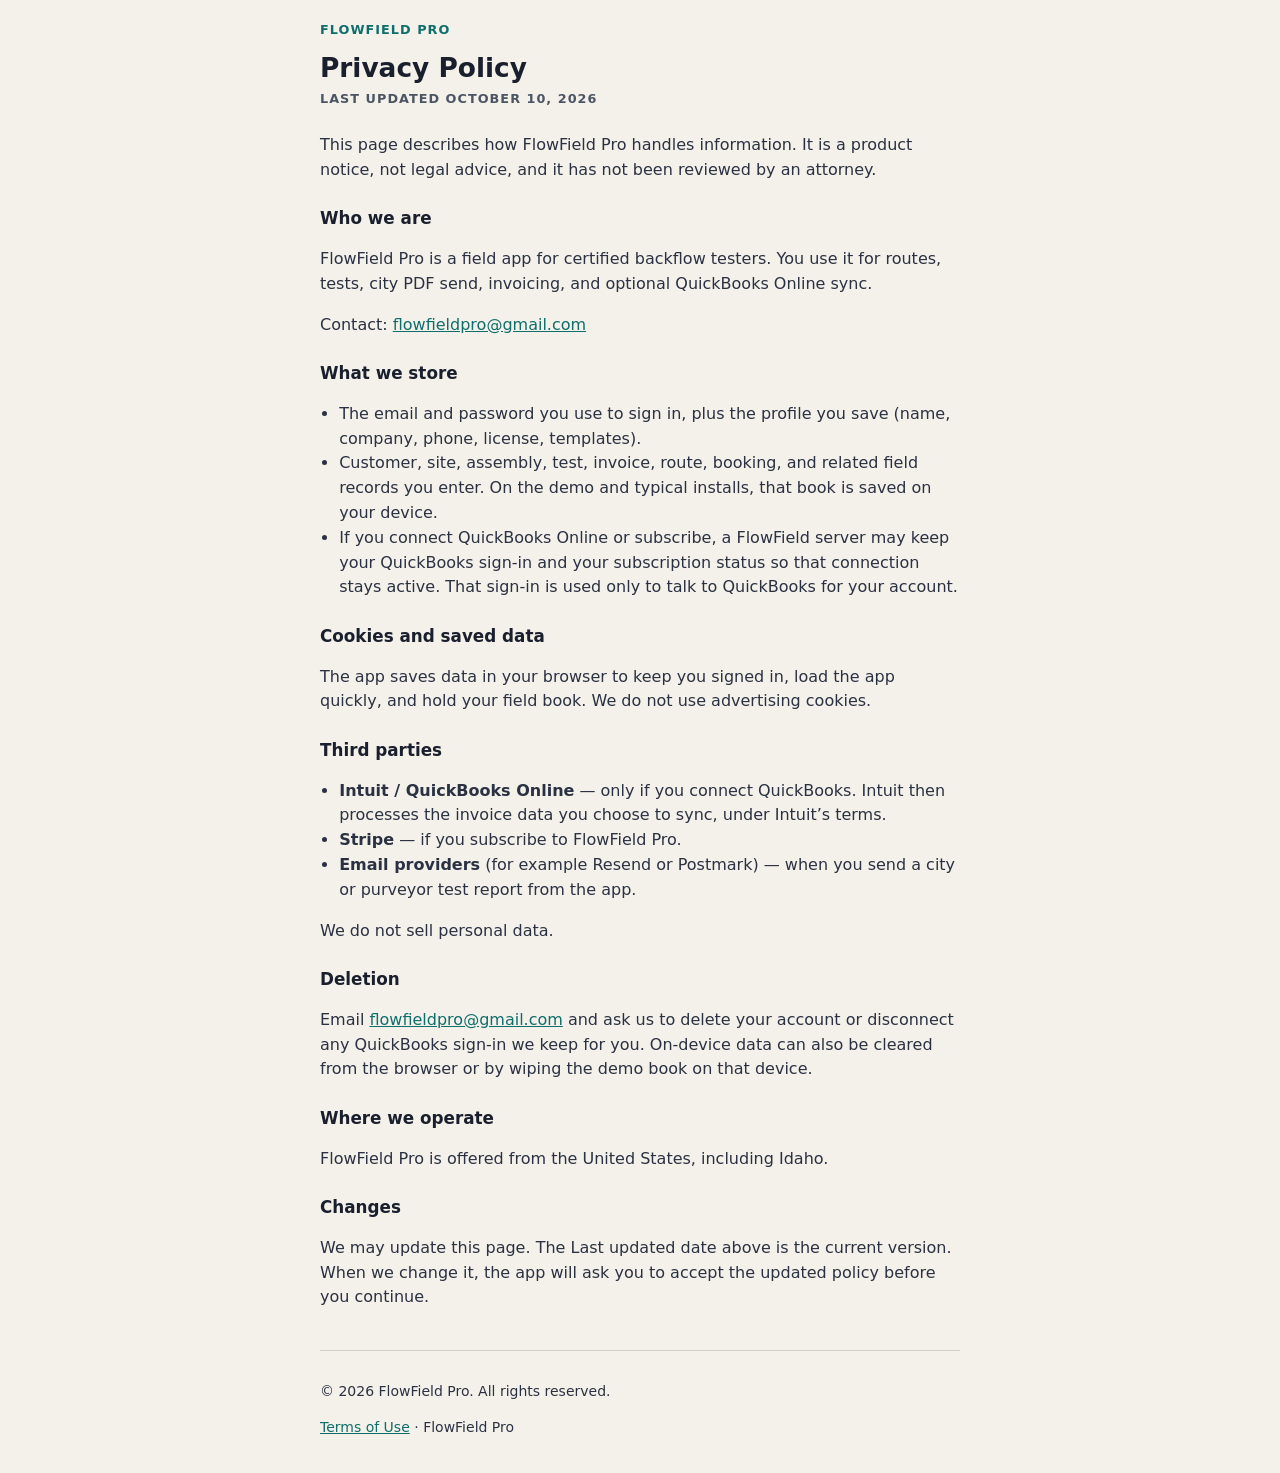
<file: privacy.html>
<!DOCTYPE html>
<html lang="en">
  <head><meta name="robots" content="noindex, nofollow">
    <meta charset="utf-8" />
    <meta name="viewport" content="width=device-width, initial-scale=1" />
    <meta
      name="description"
      content="Privacy Policy for FlowField Pro, the field app for backflow assembly testing and winterization."
    />
    <link rel="canonical" href="https://flowfieldpro.com/privacy.html" />
    <title>Privacy Policy · FlowField Pro</title>
    <style>
      :root {
        color-scheme: light dark;
      }
      body {
        margin: 0;
        padding: 1.25rem;
        font: 16px/1.55 system-ui, -apple-system, 'Segoe UI', Roboto, sans-serif;
        color: #1a1f2e;
        background: #f4f1ea;
      }
      main {
        max-width: 40rem;
        margin: 0 auto;
      }
      header p {
        margin: 0 0 0.75rem;
        font-size: 0.8rem;
        font-weight: 650;
        letter-spacing: 0.08em;
        text-transform: uppercase;
        color: #0f6e6b;
      }
      h1 {
        margin: 0 0 0.35rem;
        font-size: 1.65rem;
        line-height: 1.2;
      }
      .meta {
        margin: 0 0 1.5rem;
        color: #4b5563;
      }
      h2 {
        margin: 1.4rem 0 0.4rem;
        font-size: 1.05rem;
      }
      p,
      li {
        color: #2a3142;
      }
      ul {
        padding-left: 1.2rem;
      }
      a {
        color: #0f6e6b;
      }
      footer {
        margin-top: 2.5rem;
        padding-top: 1rem;
        border-top: 1px solid #d6d1c7;
        font-size: 0.875rem;
        color: #4b5563;
      }
    </style>
  </head>
  <body>
    <main>
      <header>
        <p>FlowField Pro</p>
        <h1>Privacy Policy</h1>
        <p class="meta">Last updated October 10, 2026</p>
      </header>

      <p>
        This page describes how FlowField Pro handles information. It is a product notice, not legal
        advice, and it has not been reviewed by an attorney.
      </p>

      <h2>Who we are</h2>
      <p>
        FlowField Pro is a field app for certified backflow testers. You use it for routes, tests,
        city PDF send, invoicing, and optional QuickBooks Online sync.
      </p>
      <p>Contact: <a href="mailto:flowfieldpro@gmail.com">flowfieldpro@gmail.com</a></p>

      <h2>What we store</h2>
      <ul>
        <li>The email and password you use to sign in, plus the profile you save (name, company, phone, license, templates).</li>
        <li>
          Customer, site, assembly, test, invoice, route, booking, and related field records you enter.
          On the demo and typical installs, that book is saved on your device.
        </li>
        <li>
          If you connect QuickBooks Online or subscribe, a FlowField server may keep your QuickBooks
          sign-in and your subscription status so that connection stays active. That sign-in is used
          only to talk to QuickBooks for your account.
        </li>
      </ul>

      <h2>Cookies and saved data</h2>
      <p>
        The app saves data in your browser to keep you signed in,
        load the app quickly, and hold your field book. We do not use advertising cookies.
      </p>

      <h2>Third parties</h2>
      <ul>
        <li>
          <strong>Intuit / QuickBooks Online</strong> — only if you connect QuickBooks. Intuit then processes
          the invoice data you choose to sync, under Intuit’s terms.
        </li>
        <li><strong>Stripe</strong> — if you subscribe to FlowField Pro.</li>
        <li>
          <strong>Email providers</strong> (for example Resend or Postmark) — when you send a city or
          purveyor test report from the app.
        </li>
      </ul>
      <p>We do not sell personal data.</p>

      <h2>Deletion</h2>
      <p>
        Email <a href="mailto:flowfieldpro@gmail.com">flowfieldpro@gmail.com</a> and ask us to delete your
        account or disconnect any QuickBooks sign-in we keep for you. On-device data can also be cleared from the browser or by
        wiping the demo book on that device.
      </p>

      <h2>Where we operate</h2>
      <p>FlowField Pro is offered from the United States, including Idaho.</p>

      <h2>Changes</h2>
      <p>
        We may update this page. The Last updated date above is the current version. When we change
        it, the app will ask you to accept the updated policy before you continue.
      </p>

      <footer>
        <p>© 2026 FlowField Pro. All rights reserved.</p>
        <p><a href="terms.html">Terms of Use</a> · FlowField Pro</p>
      </footer>
    </main>
    
  <!-- Cloudflare Web Analytics --><script type='module' src='https://static.cloudflareinsights.com/beacon.min.js' data-cf-beacon='{"token": "0d1e5ac59d5e4b248c09f72f884a14c6"}'></script><!-- End Cloudflare Web Analytics --></body>
</html>
</file>
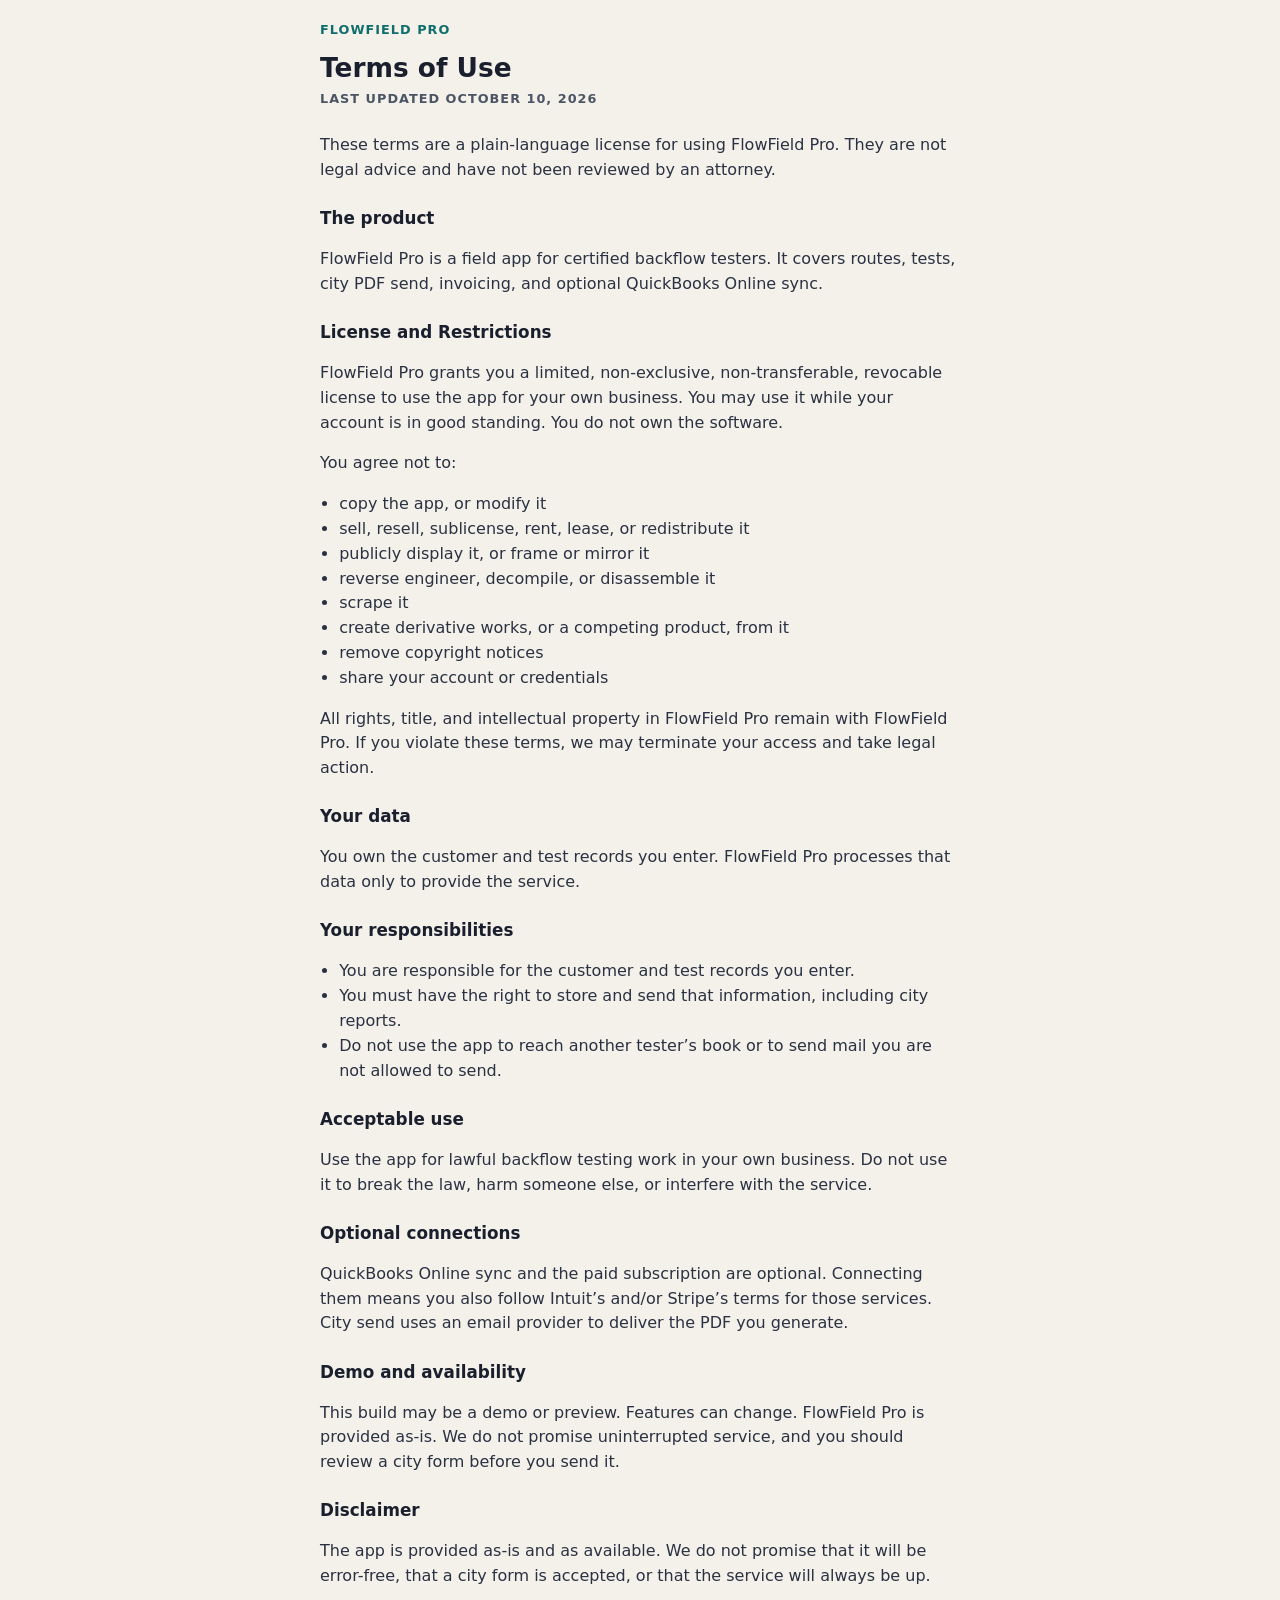
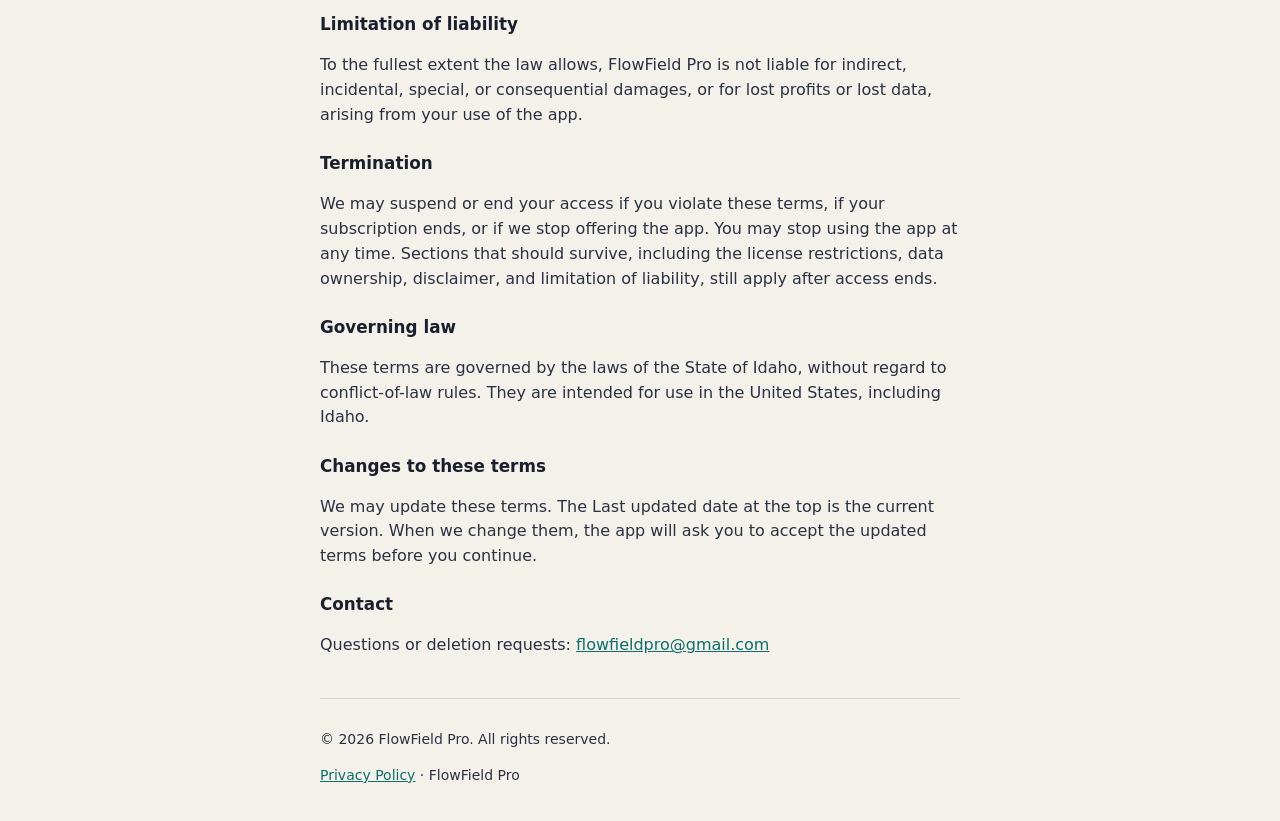
<file: terms.html>
<!DOCTYPE html>
<html lang="en">
  <head><meta name="robots" content="noindex, nofollow">
    <meta charset="utf-8" />
    <meta name="viewport" content="width=device-width, initial-scale=1" />
    <meta
      name="description"
      content="Terms of Use for FlowField Pro, the field app for backflow assembly testing and winterization."
    />
    <link rel="canonical" href="https://flowfieldpro.com/terms.html" />
    <title>Terms of Use · FlowField Pro</title>
    <style>
      :root {
        color-scheme: light dark;
      }
      body {
        margin: 0;
        padding: 1.25rem;
        font: 16px/1.55 system-ui, -apple-system, 'Segoe UI', Roboto, sans-serif;
        color: #1a1f2e;
        background: #f4f1ea;
      }
      main {
        max-width: 40rem;
        margin: 0 auto;
      }
      header p {
        margin: 0 0 0.75rem;
        font-size: 0.8rem;
        font-weight: 650;
        letter-spacing: 0.08em;
        text-transform: uppercase;
        color: #0f6e6b;
      }
      h1 {
        margin: 0 0 0.35rem;
        font-size: 1.65rem;
        line-height: 1.2;
      }
      .meta {
        margin: 0 0 1.5rem;
        color: #4b5563;
      }
      h2 {
        margin: 1.4rem 0 0.4rem;
        font-size: 1.05rem;
      }
      p,
      li {
        color: #2a3142;
      }
      ul {
        padding-left: 1.2rem;
      }
      a {
        color: #0f6e6b;
      }
      footer {
        margin-top: 2.5rem;
        padding-top: 1rem;
        border-top: 1px solid #d6d1c7;
        font-size: 0.875rem;
        color: #4b5563;
      }
    </style>
  </head>
  <body>
    <main>
      <header>
        <p>FlowField Pro</p>
        <h1>Terms of Use</h1>
        <p class="meta">Last updated October 10, 2026</p>
      </header>

      <p>
        These terms are a plain-language license for using FlowField Pro. They are not legal advice
        and have not been reviewed by an attorney.
      </p>

      <h2>The product</h2>
      <p>
        FlowField Pro is a field app for certified backflow testers. It covers routes, tests, city
        PDF send, invoicing, and optional QuickBooks Online sync.
      </p>

      <h2>License and Restrictions</h2>
      <p>
        FlowField Pro grants you a limited, non-exclusive, non-transferable, revocable license to
        use the app for your own business. You may use it while your account is in good standing.
        You do not own the software.
      </p>
      <p>You agree not to:</p>
      <ul>
        <li>copy the app, or modify it</li>
        <li>sell, resell, sublicense, rent, lease, or redistribute it</li>
        <li>publicly display it, or frame or mirror it</li>
        <li>reverse engineer, decompile, or disassemble it</li>
        <li>scrape it</li>
        <li>create derivative works, or a competing product, from it</li>
        <li>remove copyright notices</li>
        <li>share your account or credentials</li>
      </ul>
      <p>
        All rights, title, and intellectual property in FlowField Pro remain with FlowField Pro. If
        you violate these terms, we may terminate your access and take legal action.
      </p>

      <h2>Your data</h2>
      <p>
        You own the customer and test records you enter. FlowField Pro processes that data only to
        provide the service.
      </p>

      <h2>Your responsibilities</h2>
      <ul>
        <li>You are responsible for the customer and test records you enter.</li>
        <li>You must have the right to store and send that information, including city reports.</li>
        <li>Do not use the app to reach another tester’s book or to send mail you are not allowed to send.</li>
      </ul>

      <h2>Acceptable use</h2>
      <p>
        Use the app for lawful backflow testing work in your own business. Do not use it to break
        the law, harm someone else, or interfere with the service.
      </p>

      <h2>Optional connections</h2>
      <p>
        QuickBooks Online sync and the paid subscription are optional. Connecting them means you also follow
        Intuit’s and/or Stripe’s terms for those services. City send uses an email provider to
        deliver the PDF you generate.
      </p>

      <h2>Demo and availability</h2>
      <p>
        This build may be a demo or preview. Features can change. FlowField Pro is provided as-is. We
        do not promise uninterrupted service, and you should review a city form before you send it.
      </p>

      <h2>Disclaimer</h2>
      <p>
        The app is provided as-is and as available. We do not promise that it will be error-free,
        that a city form is accepted, or that the service will always be up.
      </p>

      <h2>Limitation of liability</h2>
      <p>
        To the fullest extent the law allows, FlowField Pro is not liable for indirect, incidental,
        special, or consequential damages, or for lost profits or lost data, arising from your use
        of the app.
      </p>

      <h2>Termination</h2>
      <p>
        We may suspend or end your access if you violate these terms, if your subscription ends, or
        if we stop offering the app. You may stop using the app at any time. Sections that should
        survive, including the license restrictions, data ownership, disclaimer, and limitation of
        liability, still apply after access ends.
      </p>

      <h2>Governing law</h2>
      <p>
        These terms are governed by the laws of the State of Idaho, without regard to conflict-of-law
        rules. They are intended for use in the United States, including Idaho.
      </p>

      <h2>Changes to these terms</h2>
      <p>
        We may update these terms. The Last updated date at the top is the current version. When we
        change them, the app will ask you to accept the updated terms before you continue.
      </p>

      <h2>Contact</h2>
      <p>
        Questions or deletion requests:
        <a href="mailto:flowfieldpro@gmail.com">flowfieldpro@gmail.com</a>
      </p>

      <footer>
        <p>© 2026 FlowField Pro. All rights reserved.</p>
        <p><a href="privacy.html">Privacy Policy</a> · FlowField Pro</p>
      </footer>
    </main>
    
  <!-- Cloudflare Web Analytics --><script type='module' src='https://static.cloudflareinsights.com/beacon.min.js' data-cf-beacon='{"token": "0d1e5ac59d5e4b248c09f72f884a14c6"}'></script><!-- End Cloudflare Web Analytics --></body>
</html>
</file>
